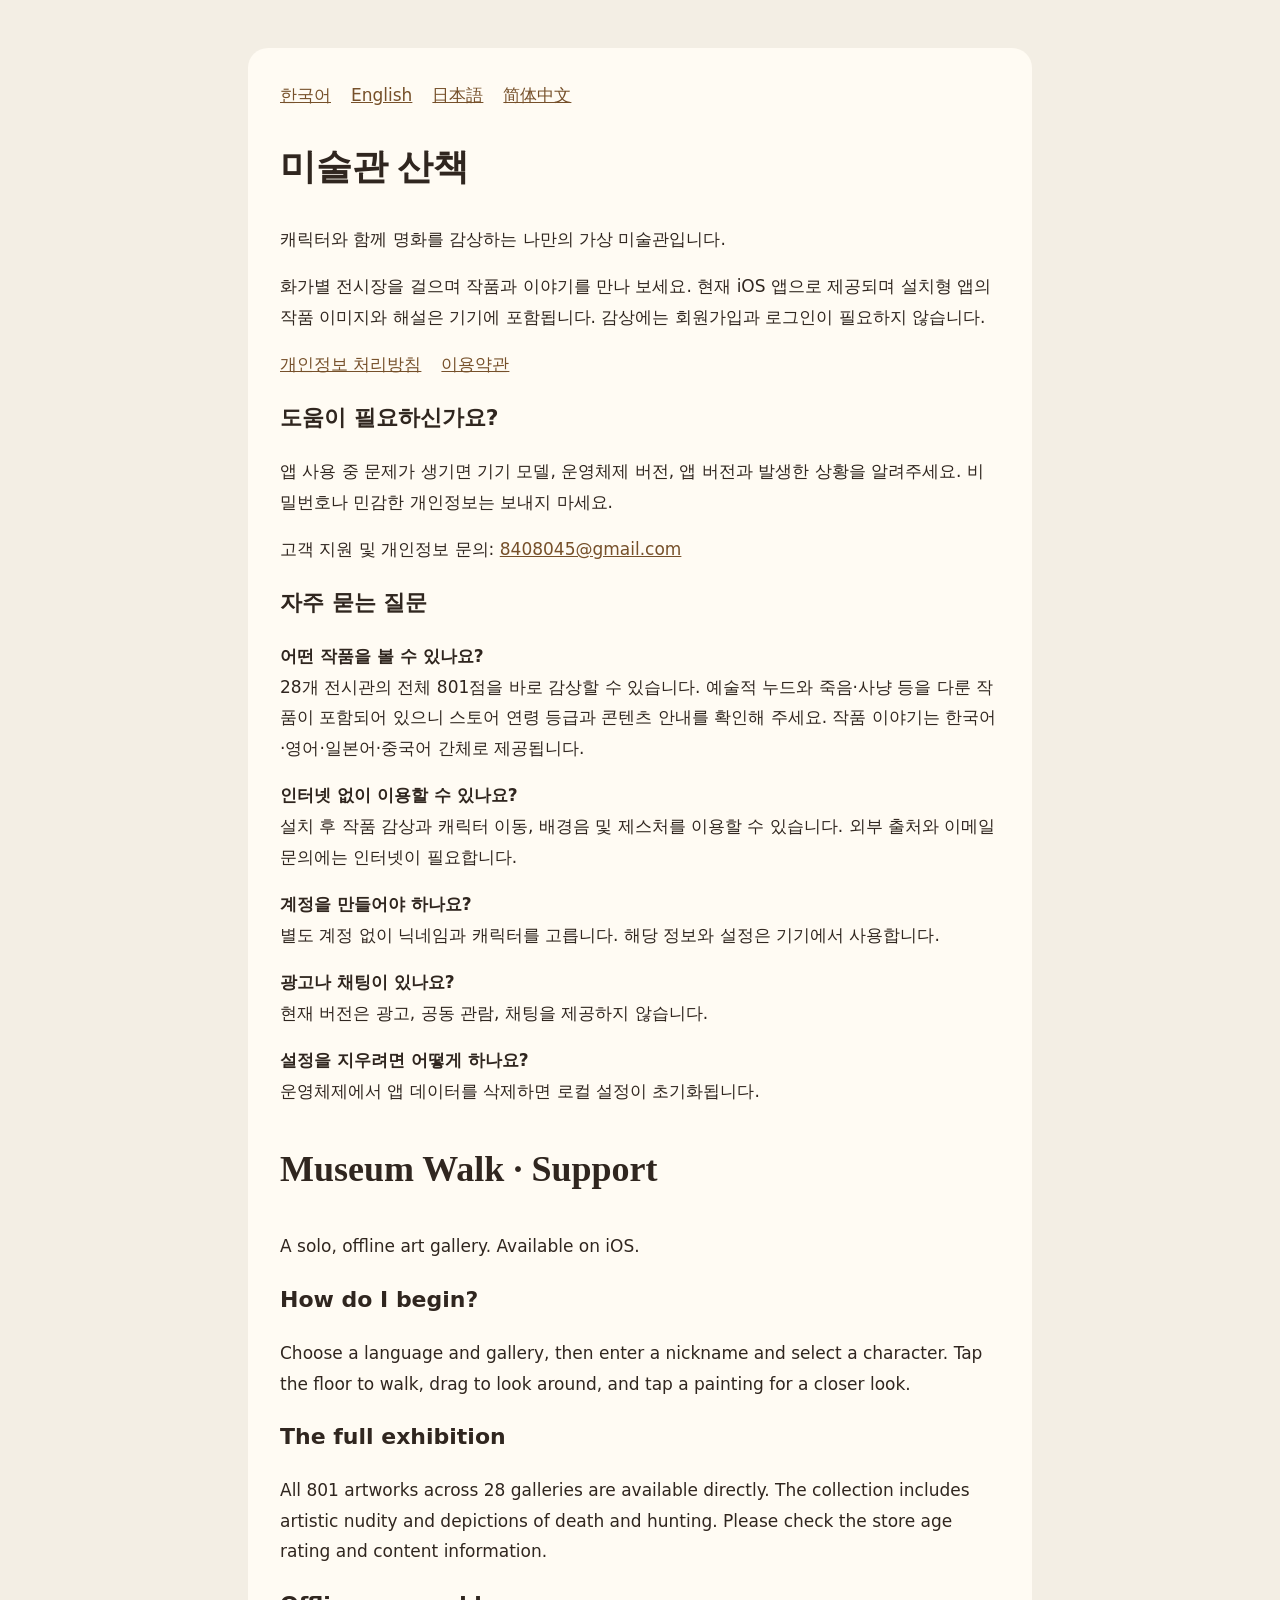
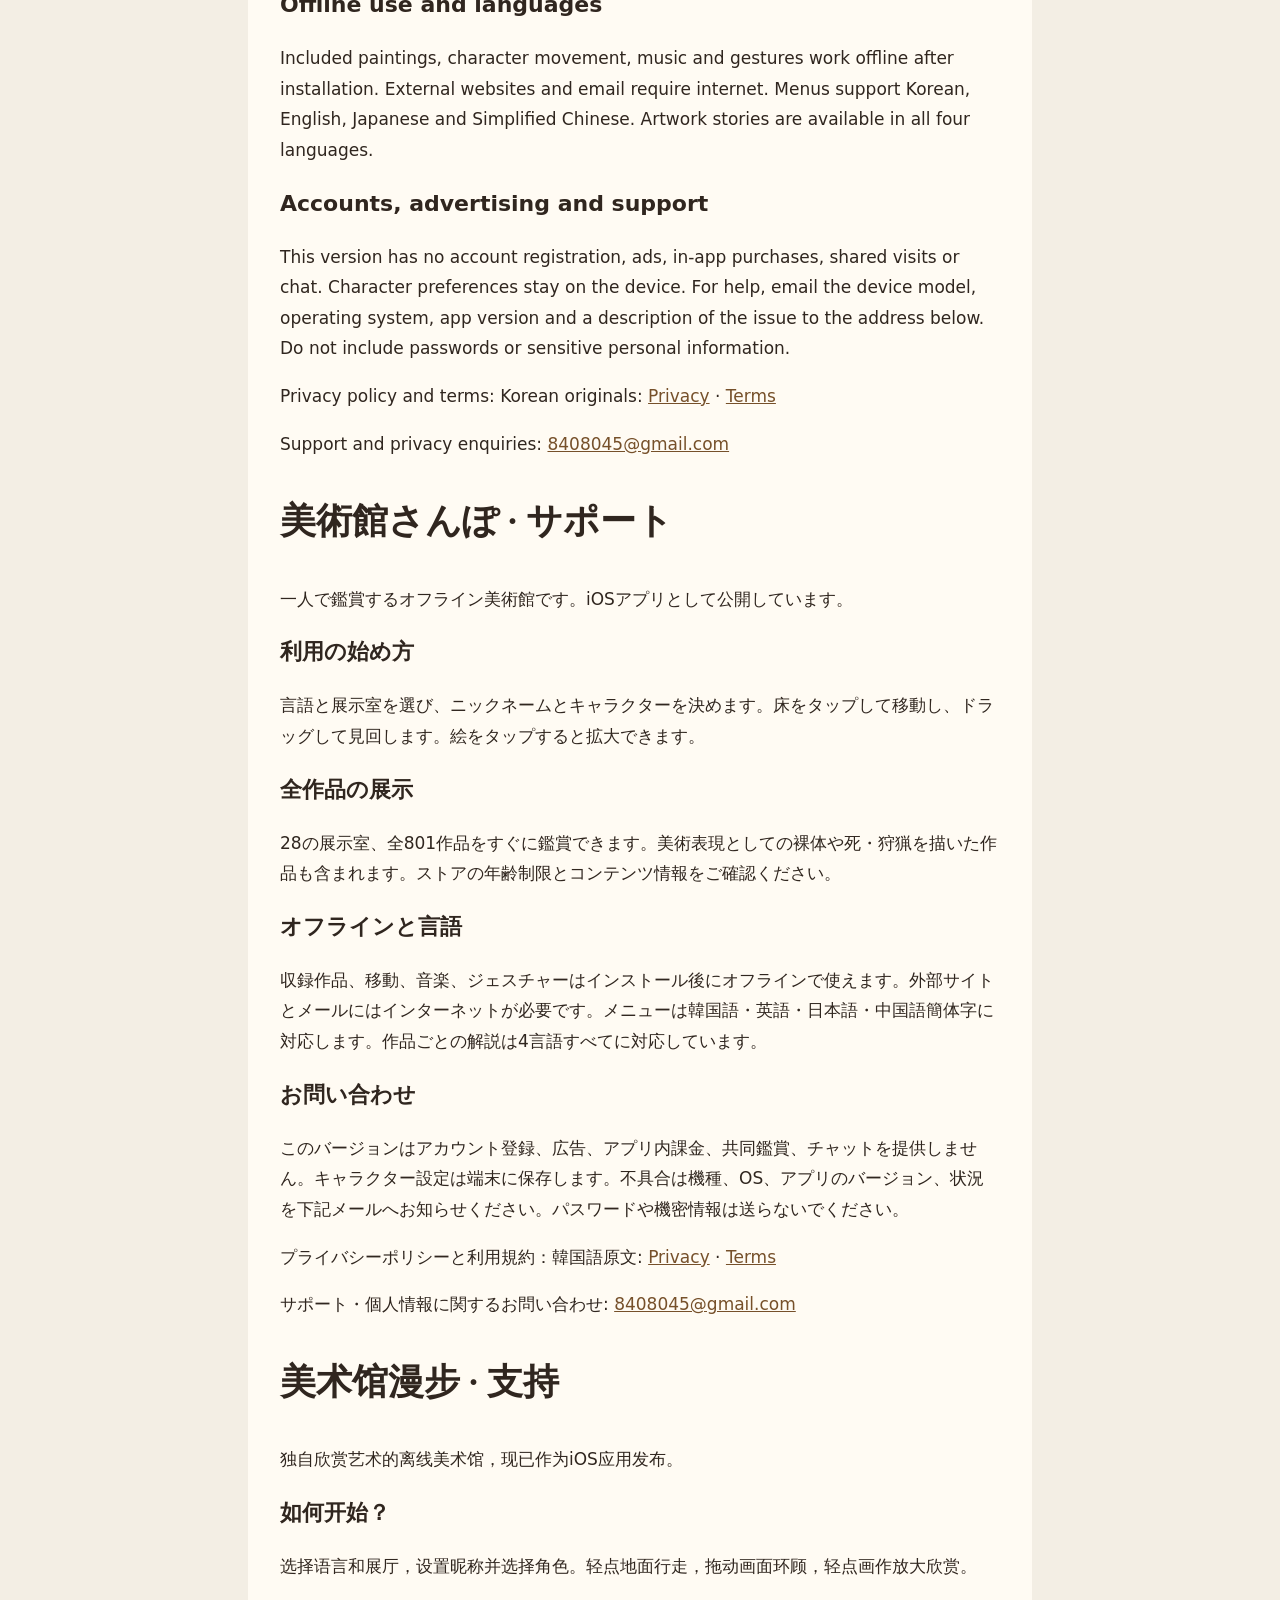
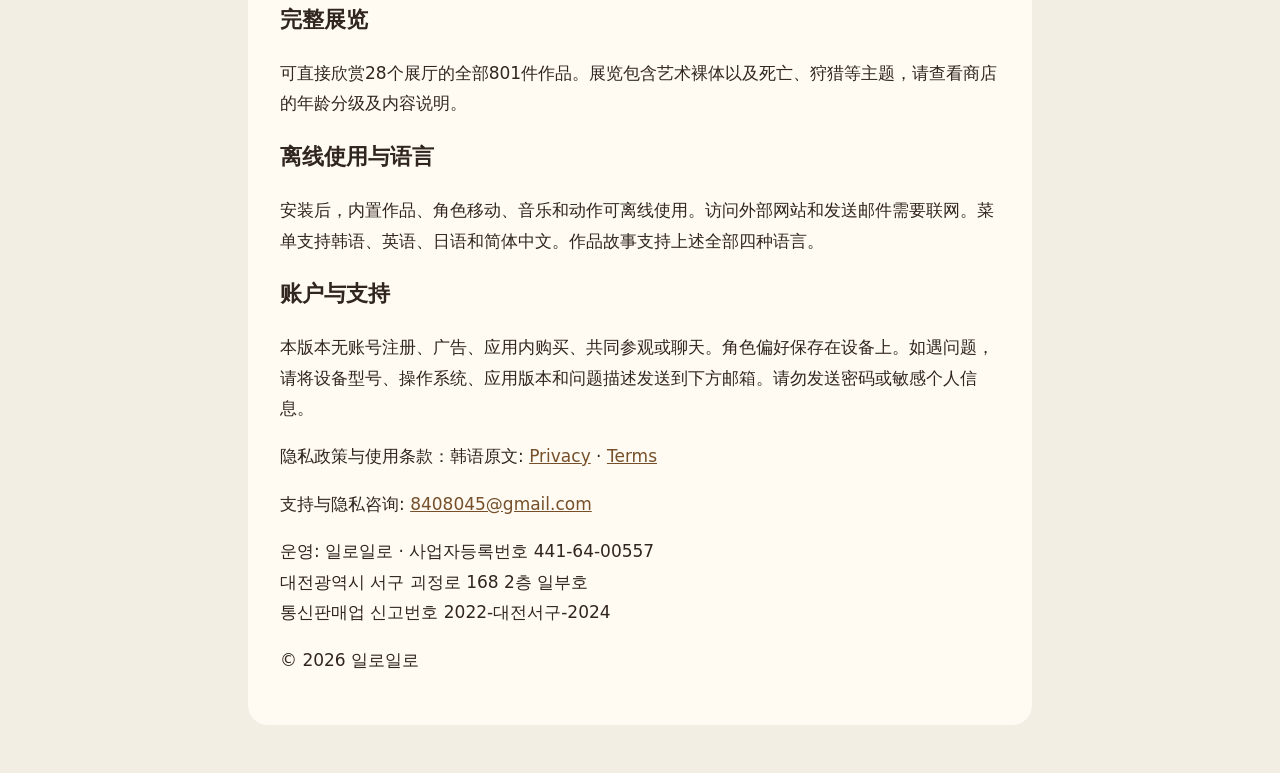
<file: index.html>
<!doctype html>
<html lang="ko"><head><meta charset="utf-8"><meta name="viewport" content="width=device-width,initial-scale=1"><title>미술관 산책 · 지원 안내</title>
<style>body{margin:0;background:#f3eee4;color:#30261f;font:17px/1.8 system-ui,sans-serif}main{max-width:720px;margin:48px auto;padding:32px;background:#fffbf3;border-radius:20px}h1{font-family:serif;font-size:36px}a{color:#76502a}nav{display:flex;gap:20px;flex-wrap:wrap}h2{font-size:22px}@media(max-width:600px){main{margin:0;padding:24px;border-radius:0}}</style></head>
<body><main><nav aria-label="Languages"><a href="#ko">한국어</a><a href="#en">English</a><a href="#ja">日本語</a><a href="#zh-Hans">简体中文</a></nav><span id="ko"></span><h1>미술관 산책</h1><p>캐릭터와 함께 명화를 감상하는 나만의 가상 미술관입니다.</p><p>화가별 전시장을 걸으며 작품과 이야기를 만나 보세요. 현재 iOS 앱으로 제공되며 설치형 앱의 작품 이미지와 해설은 기기에 포함됩니다. 감상에는 회원가입과 로그인이 필요하지 않습니다.</p>
<nav aria-label="정책 안내"><a href="./legal/privacy.html">개인정보 처리방침</a><a href="./legal/terms.html">이용약관</a></nav>
<h2>도움이 필요하신가요?</h2><p>앱 사용 중 문제가 생기면 기기 모델, 운영체제 버전, 앱 버전과 발생한 상황을 알려주세요. 비밀번호나 민감한 개인정보는 보내지 마세요.</p><p>고객 지원 및 개인정보 문의: <a href="mailto:8408045@gmail.com">8408045@gmail.com</a></p>
<h2>자주 묻는 질문</h2><p><strong>어떤 작품을 볼 수 있나요?</strong><br>28개 전시관의 전체 801점을 바로 감상할 수 있습니다. 예술적 누드와 죽음·사냥 등을 다룬 작품이 포함되어 있으니 스토어 연령 등급과 콘텐츠 안내를 확인해 주세요. 작품 이야기는 한국어·영어·일본어·중국어 간체로 제공됩니다.</p><p><strong>인터넷 없이 이용할 수 있나요?</strong><br>설치 후 작품 감상과 캐릭터 이동, 배경음 및 제스처를 이용할 수 있습니다. 외부 출처와 이메일 문의에는 인터넷이 필요합니다.</p><p><strong>계정을 만들어야 하나요?</strong><br>별도 계정 없이 닉네임과 캐릭터를 고릅니다. 해당 정보와 설정은 기기에서 사용합니다.</p><p><strong>광고나 채팅이 있나요?</strong><br>현재 버전은 광고, 공동 관람, 채팅을 제공하지 않습니다.</p><p><strong>설정을 지우려면 어떻게 하나요?</strong><br>운영체제에서 앱 데이터를 삭제하면 로컬 설정이 초기화됩니다.</p>
<section lang="en" id="en"><h1>Museum Walk · Support</h1><p>A solo, offline art gallery. Available on iOS.</p><h2>How do I begin?</h2><p>Choose a language and gallery, then enter a nickname and select a character. Tap the floor to walk, drag to look around, and tap a painting for a closer look.</p><h2>The full exhibition</h2><p>All 801 artworks across 28 galleries are available directly. The collection includes artistic nudity and depictions of death and hunting. Please check the store age rating and content information.</p><h2>Offline use and languages</h2><p>Included paintings, character movement, music and gestures work offline after installation. External websites and email require internet. Menus support Korean, English, Japanese and Simplified Chinese. Artwork stories are available in all four languages.</p><h2>Accounts, advertising and support</h2><p>This version has no account registration, ads, in-app purchases, shared visits or chat. Character preferences stay on the device. For help, email the device model, operating system, app version and a description of the issue to the address below. Do not include passwords or sensitive personal information.</p><p>Privacy policy and terms: Korean originals: <a href="./legal/privacy.html">Privacy</a> · <a href="./legal/terms.html">Terms</a></p><p>Support and privacy enquiries: <a href="mailto:8408045@gmail.com">8408045@gmail.com</a></p></section><section lang="ja" id="ja"><h1>美術館さんぽ · サポート</h1><p>一人で鑑賞するオフライン美術館です。iOSアプリとして公開しています。</p><h2>利用の始め方</h2><p>言語と展示室を選び、ニックネームとキャラクターを決めます。床をタップして移動し、ドラッグして見回します。絵をタップすると拡大できます。</p><h2>全作品の展示</h2><p>28の展示室、全801作品をすぐに鑑賞できます。美術表現としての裸体や死・狩猟を描いた作品も含まれます。ストアの年齢制限とコンテンツ情報をご確認ください。</p><h2>オフラインと言語</h2><p>収録作品、移動、音楽、ジェスチャーはインストール後にオフラインで使えます。外部サイトとメールにはインターネットが必要です。メニューは韓国語・英語・日本語・中国語簡体字に対応します。作品ごとの解説は4言語すべてに対応しています。</p><h2>お問い合わせ</h2><p>このバージョンはアカウント登録、広告、アプリ内課金、共同鑑賞、チャットを提供しません。キャラクター設定は端末に保存します。不具合は機種、OS、アプリのバージョン、状況を下記メールへお知らせください。パスワードや機密情報は送らないでください。</p><p>プライバシーポリシーと利用規約：韓国語原文: <a href="./legal/privacy.html">Privacy</a> · <a href="./legal/terms.html">Terms</a></p><p>サポート・個人情報に関するお問い合わせ: <a href="mailto:8408045@gmail.com">8408045@gmail.com</a></p></section><section lang="zh-Hans" id="zh-Hans"><h1>美术馆漫步 · 支持</h1><p>独自欣赏艺术的离线美术馆，现已作为iOS应用发布。</p><h2>如何开始？</h2><p>选择语言和展厅，设置昵称并选择角色。轻点地面行走，拖动画面环顾，轻点画作放大欣赏。</p><h2>完整展览</h2><p>可直接欣赏28个展厅的全部801件作品。展览包含艺术裸体以及死亡、狩猎等主题，请查看商店的年龄分级及内容说明。</p><h2>离线使用与语言</h2><p>安装后，内置作品、角色移动、音乐和动作可离线使用。访问外部网站和发送邮件需要联网。菜单支持韩语、英语、日语和简体中文。作品故事支持上述全部四种语言。</p><h2>账户与支持</h2><p>本版本无账号注册、广告、应用内购买、共同参观或聊天。角色偏好保存在设备上。如遇问题，请将设备型号、操作系统、应用版本和问题描述发送到下方邮箱。请勿发送密码或敏感个人信息。</p><p>隐私政策与使用条款：韩语原文: <a href="./legal/privacy.html">Privacy</a> · <a href="./legal/terms.html">Terms</a></p><p>支持与隐私咨询: <a href="mailto:8408045@gmail.com">8408045@gmail.com</a></p></section><footer><p>운영: 일로일로 · 사업자등록번호 441-64-00557<br>대전광역시 서구 괴정로 168 2층 일부호<br>통신판매업 신고번호 2022-대전서구-2024</p><p>© 2026 일로일로</p></footer></main></body></html>
</file>
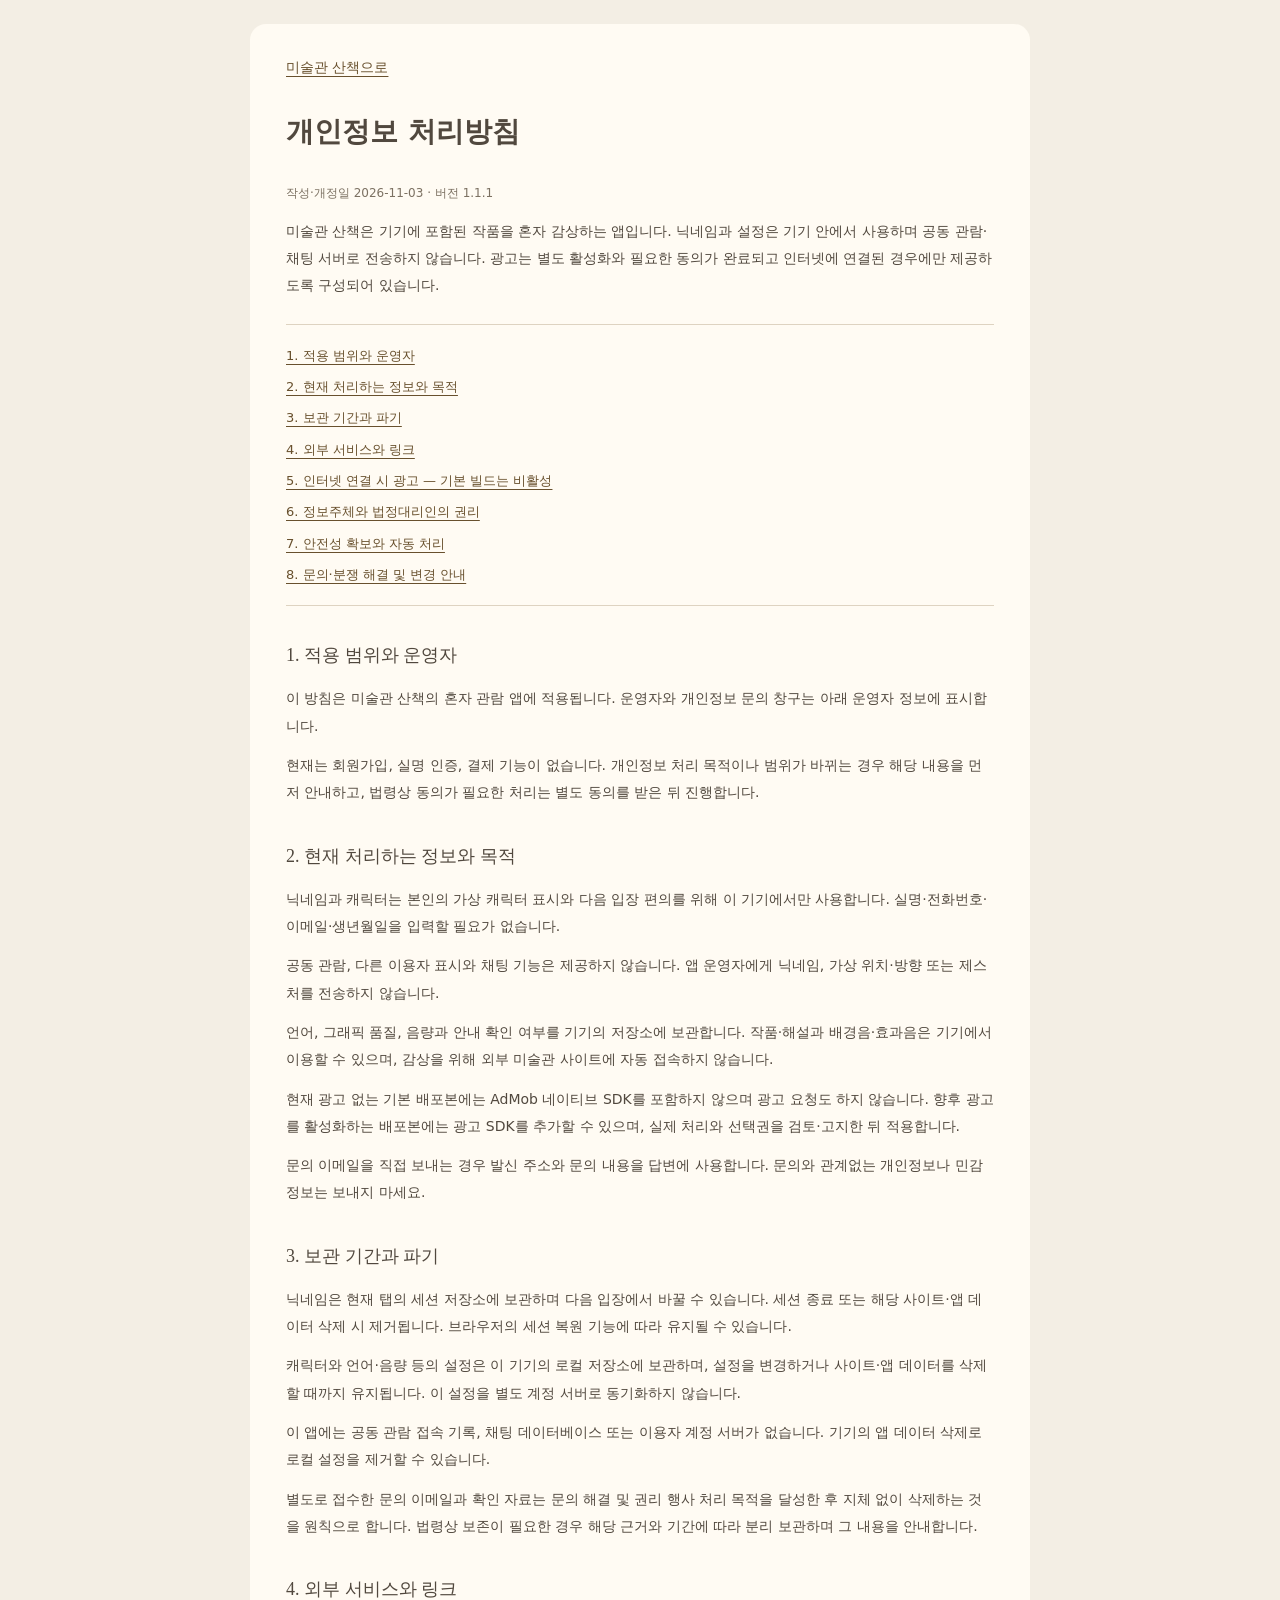
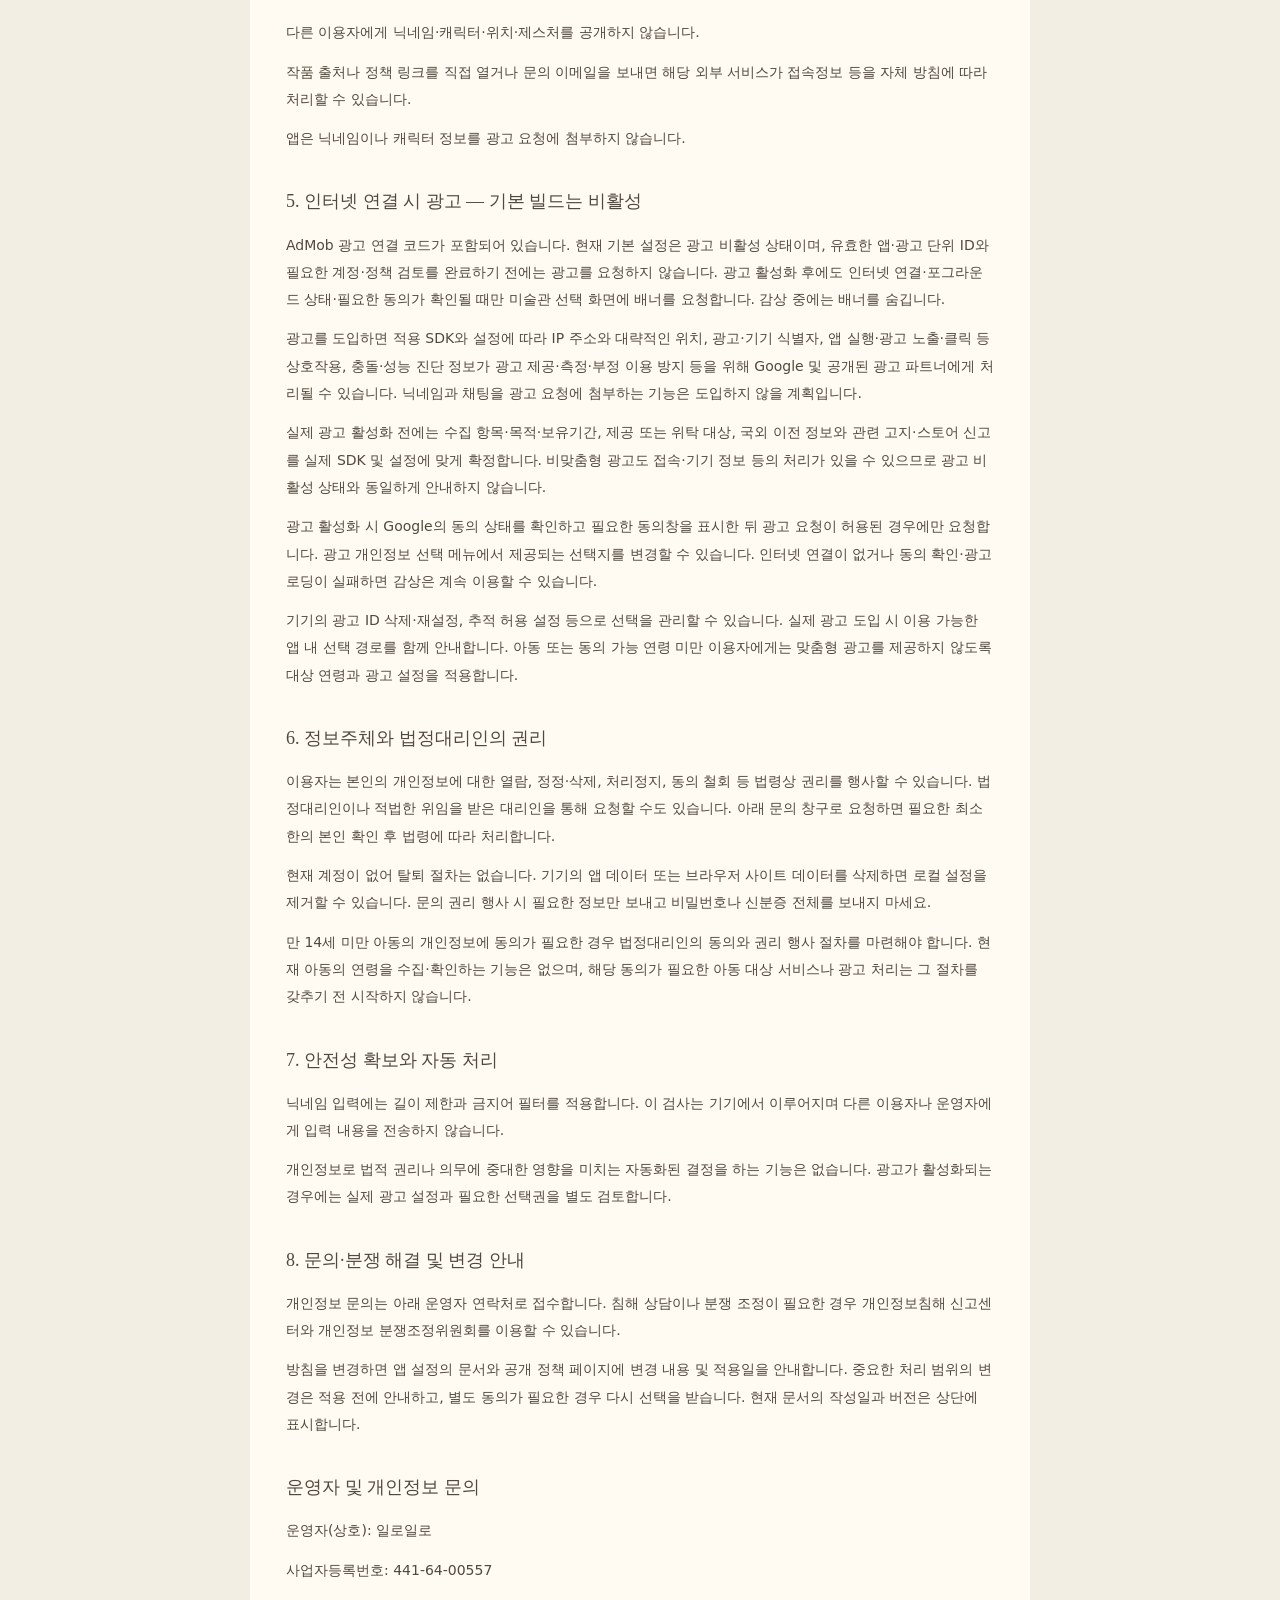
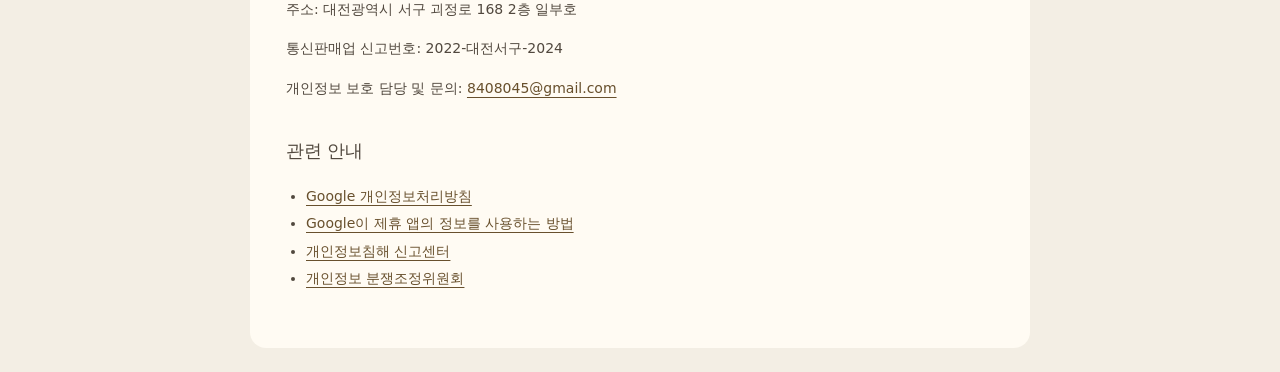
<file: legal/privacy.html>
<!doctype html><html lang="ko"><head><meta charset="utf-8"><meta name="viewport" content="width=device-width,initial-scale=1"><title>개인정보 처리방침 · 미술관 산책</title><link rel="stylesheet" href="./styles.css"><style>body{margin:0;background:#f3eee4;font-family:system-ui,sans-serif}main{max-width:780px;margin:24px auto;background:#fffbf3;border-radius:16px}h1{font-size:28px}h2{font-size:18px!important;margin-top:32px!important}a:focus-visible{outline:2px solid #805d2e;outline-offset:4px}@media(max-width:600px){main{margin:0;border-radius:0}}</style></head><body><main><article class="legal-document"><a href="../">미술관 산책으로</a><h1>개인정보 처리방침</h1><p class="legal-version">작성·개정일 2026-11-03 · 버전 1.1.1</p><p>미술관 산책은 기기에 포함된 작품을 혼자 감상하는 앱입니다. 닉네임과 설정은 기기 안에서 사용하며 공동 관람·채팅 서버로 전송하지 않습니다. 광고는 별도 활성화와 필요한 동의가 완료되고 인터넷에 연결된 경우에만 제공하도록 구성되어 있습니다.</p><nav aria-label="문서 목차"><a href="#section-0">1. 적용 범위와 운영자</a><a href="#section-1">2. 현재 처리하는 정보와 목적</a><a href="#section-2">3. 보관 기간과 파기</a><a href="#section-3">4. 외부 서비스와 링크</a><a href="#section-4">5. 인터넷 연결 시 광고 — 기본 빌드는 비활성</a><a href="#section-5">6. 정보주체와 법정대리인의 권리</a><a href="#section-6">7. 안전성 확보와 자동 처리</a><a href="#section-7">8. 문의·분쟁 해결 및 변경 안내</a></nav><section id="section-0"><h2>1. 적용 범위와 운영자</h2><p>이 방침은 미술관 산책의 혼자 관람 앱에 적용됩니다. 운영자와 개인정보 문의 창구는 아래 운영자 정보에 표시합니다.</p><p>현재는 회원가입, 실명 인증, 결제 기능이 없습니다. 개인정보 처리 목적이나 범위가 바뀌는 경우 해당 내용을 먼저 안내하고, 법령상 동의가 필요한 처리는 별도 동의를 받은 뒤 진행합니다.</p></section><section id="section-1"><h2>2. 현재 처리하는 정보와 목적</h2><p>닉네임과 캐릭터는 본인의 가상 캐릭터 표시와 다음 입장 편의를 위해 이 기기에서만 사용합니다. 실명·전화번호·이메일·생년월일을 입력할 필요가 없습니다.</p><p>공동 관람, 다른 이용자 표시와 채팅 기능은 제공하지 않습니다. 앱 운영자에게 닉네임, 가상 위치·방향 또는 제스처를 전송하지 않습니다.</p><p>언어, 그래픽 품질, 음량과 안내 확인 여부를 기기의 저장소에 보관합니다. 작품·해설과 배경음·효과음은 기기에서 이용할 수 있으며, 감상을 위해 외부 미술관 사이트에 자동 접속하지 않습니다.</p><p>현재 광고 없는 기본 배포본에는 AdMob 네이티브 SDK를 포함하지 않으며 광고 요청도 하지 않습니다. 향후 광고를 활성화하는 배포본에는 광고 SDK를 추가할 수 있으며, 실제 처리와 선택권을 검토·고지한 뒤 적용합니다.</p><p>문의 이메일을 직접 보내는 경우 발신 주소와 문의 내용을 답변에 사용합니다. 문의와 관계없는 개인정보나 민감정보는 보내지 마세요.</p></section><section id="section-2"><h2>3. 보관 기간과 파기</h2><p>닉네임은 현재 탭의 세션 저장소에 보관하며 다음 입장에서 바꿀 수 있습니다. 세션 종료 또는 해당 사이트·앱 데이터 삭제 시 제거됩니다. 브라우저의 세션 복원 기능에 따라 유지될 수 있습니다.</p><p>캐릭터와 언어·음량 등의 설정은 이 기기의 로컬 저장소에 보관하며, 설정을 변경하거나 사이트·앱 데이터를 삭제할 때까지 유지됩니다. 이 설정을 별도 계정 서버로 동기화하지 않습니다.</p><p>이 앱에는 공동 관람 접속 기록, 채팅 데이터베이스 또는 이용자 계정 서버가 없습니다. 기기의 앱 데이터 삭제로 로컬 설정을 제거할 수 있습니다.</p><p>별도로 접수한 문의 이메일과 확인 자료는 문의 해결 및 권리 행사 처리 목적을 달성한 후 지체 없이 삭제하는 것을 원칙으로 합니다. 법령상 보존이 필요한 경우 해당 근거와 기간에 따라 분리 보관하며 그 내용을 안내합니다.</p></section><section id="section-3"><h2>4. 외부 서비스와 링크</h2><p>다른 이용자에게 닉네임·캐릭터·위치·제스처를 공개하지 않습니다.</p><p>작품 출처나 정책 링크를 직접 열거나 문의 이메일을 보내면 해당 외부 서비스가 접속정보 등을 자체 방침에 따라 처리할 수 있습니다.</p><p>앱은 닉네임이나 캐릭터 정보를 광고 요청에 첨부하지 않습니다.</p></section><section id="section-4"><h2>5. 인터넷 연결 시 광고 — 기본 빌드는 비활성</h2><p>AdMob 광고 연결 코드가 포함되어 있습니다. 현재 기본 설정은 광고 비활성 상태이며, 유효한 앱·광고 단위 ID와 필요한 계정·정책 검토를 완료하기 전에는 광고를 요청하지 않습니다. 광고 활성화 후에도 인터넷 연결·포그라운드 상태·필요한 동의가 확인될 때만 미술관 선택 화면에 배너를 요청합니다. 감상 중에는 배너를 숨깁니다.</p><p>광고를 도입하면 적용 SDK와 설정에 따라 IP 주소와 대략적인 위치, 광고·기기 식별자, 앱 실행·광고 노출·클릭 등 상호작용, 충돌·성능 진단 정보가 광고 제공·측정·부정 이용 방지 등을 위해 Google 및 공개된 광고 파트너에게 처리될 수 있습니다. 닉네임과 채팅을 광고 요청에 첨부하는 기능은 도입하지 않을 계획입니다.</p><p>실제 광고 활성화 전에는 수집 항목·목적·보유기간, 제공 또는 위탁 대상, 국외 이전 정보와 관련 고지·스토어 신고를 실제 SDK 및 설정에 맞게 확정합니다. 비맞춤형 광고도 접속·기기 정보 등의 처리가 있을 수 있으므로 광고 비활성 상태와 동일하게 안내하지 않습니다.</p><p>광고 활성화 시 Google의 동의 상태를 확인하고 필요한 동의창을 표시한 뒤 광고 요청이 허용된 경우에만 요청합니다. 광고 개인정보 선택 메뉴에서 제공되는 선택지를 변경할 수 있습니다. 인터넷 연결이 없거나 동의 확인·광고 로딩이 실패하면 감상은 계속 이용할 수 있습니다.</p><p>기기의 광고 ID 삭제·재설정, 추적 허용 설정 등으로 선택을 관리할 수 있습니다. 실제 광고 도입 시 이용 가능한 앱 내 선택 경로를 함께 안내합니다. 아동 또는 동의 가능 연령 미만 이용자에게는 맞춤형 광고를 제공하지 않도록 대상 연령과 광고 설정을 적용합니다.</p></section><section id="section-5"><h2>6. 정보주체와 법정대리인의 권리</h2><p>이용자는 본인의 개인정보에 대한 열람, 정정·삭제, 처리정지, 동의 철회 등 법령상 권리를 행사할 수 있습니다. 법정대리인이나 적법한 위임을 받은 대리인을 통해 요청할 수도 있습니다. 아래 문의 창구로 요청하면 필요한 최소한의 본인 확인 후 법령에 따라 처리합니다.</p><p>현재 계정이 없어 탈퇴 절차는 없습니다. 기기의 앱 데이터 또는 브라우저 사이트 데이터를 삭제하면 로컬 설정을 제거할 수 있습니다. 문의 권리 행사 시 필요한 정보만 보내고 비밀번호나 신분증 전체를 보내지 마세요.</p><p>만 14세 미만 아동의 개인정보에 동의가 필요한 경우 법정대리인의 동의와 권리 행사 절차를 마련해야 합니다. 현재 아동의 연령을 수집·확인하는 기능은 없으며, 해당 동의가 필요한 아동 대상 서비스나 광고 처리는 그 절차를 갖추기 전 시작하지 않습니다.</p></section><section id="section-6"><h2>7. 안전성 확보와 자동 처리</h2><p>닉네임 입력에는 길이 제한과 금지어 필터를 적용합니다. 이 검사는 기기에서 이루어지며 다른 이용자나 운영자에게 입력 내용을 전송하지 않습니다.</p><p>개인정보로 법적 권리나 의무에 중대한 영향을 미치는 자동화된 결정을 하는 기능은 없습니다. 광고가 활성화되는 경우에는 실제 광고 설정과 필요한 선택권을 별도 검토합니다.</p></section><section id="section-7"><h2>8. 문의·분쟁 해결 및 변경 안내</h2><p>개인정보 문의는 아래 운영자 연락처로 접수합니다. 침해 상담이나 분쟁 조정이 필요한 경우 개인정보침해 신고센터와 개인정보 분쟁조정위원회를 이용할 수 있습니다.</p><p>방침을 변경하면 앱 설정의 문서와 공개 정책 페이지에 변경 내용 및 적용일을 안내합니다. 중요한 처리 범위의 변경은 적용 전에 안내하고, 별도 동의가 필요한 경우 다시 선택을 받습니다. 현재 문서의 작성일과 버전은 상단에 표시합니다.</p></section><section><h2>운영자 및 개인정보 문의</h2><p>운영자(상호): 일로일로</p><p>사업자등록번호: 441-64-00557</p><p>주소: 대전광역시 서구 괴정로 168 2층 일부호</p><p>통신판매업 신고번호: 2022-대전서구-2024</p><p>개인정보 보호 담당 및 문의: <a href="mailto:8408045@gmail.com">8408045@gmail.com</a></p></section><section><h2>관련 안내</h2><ul><li><a href="https://policies.google.com/privacy?hl=ko" target="_blank" rel="noopener noreferrer">Google 개인정보처리방침</a></li><li><a href="https://policies.google.com/technologies/partner-sites?hl=ko" target="_blank" rel="noopener noreferrer">Google이 제휴 앱의 정보를 사용하는 방법</a></li><li><a href="https://privacy.kisa.or.kr/" target="_blank" rel="noopener noreferrer">개인정보침해 신고센터</a></li><li><a href="https://www.kopico.go.kr/" target="_blank" rel="noopener noreferrer">개인정보 분쟁조정위원회</a></li></ul></section></article></main></body></html>
</file>
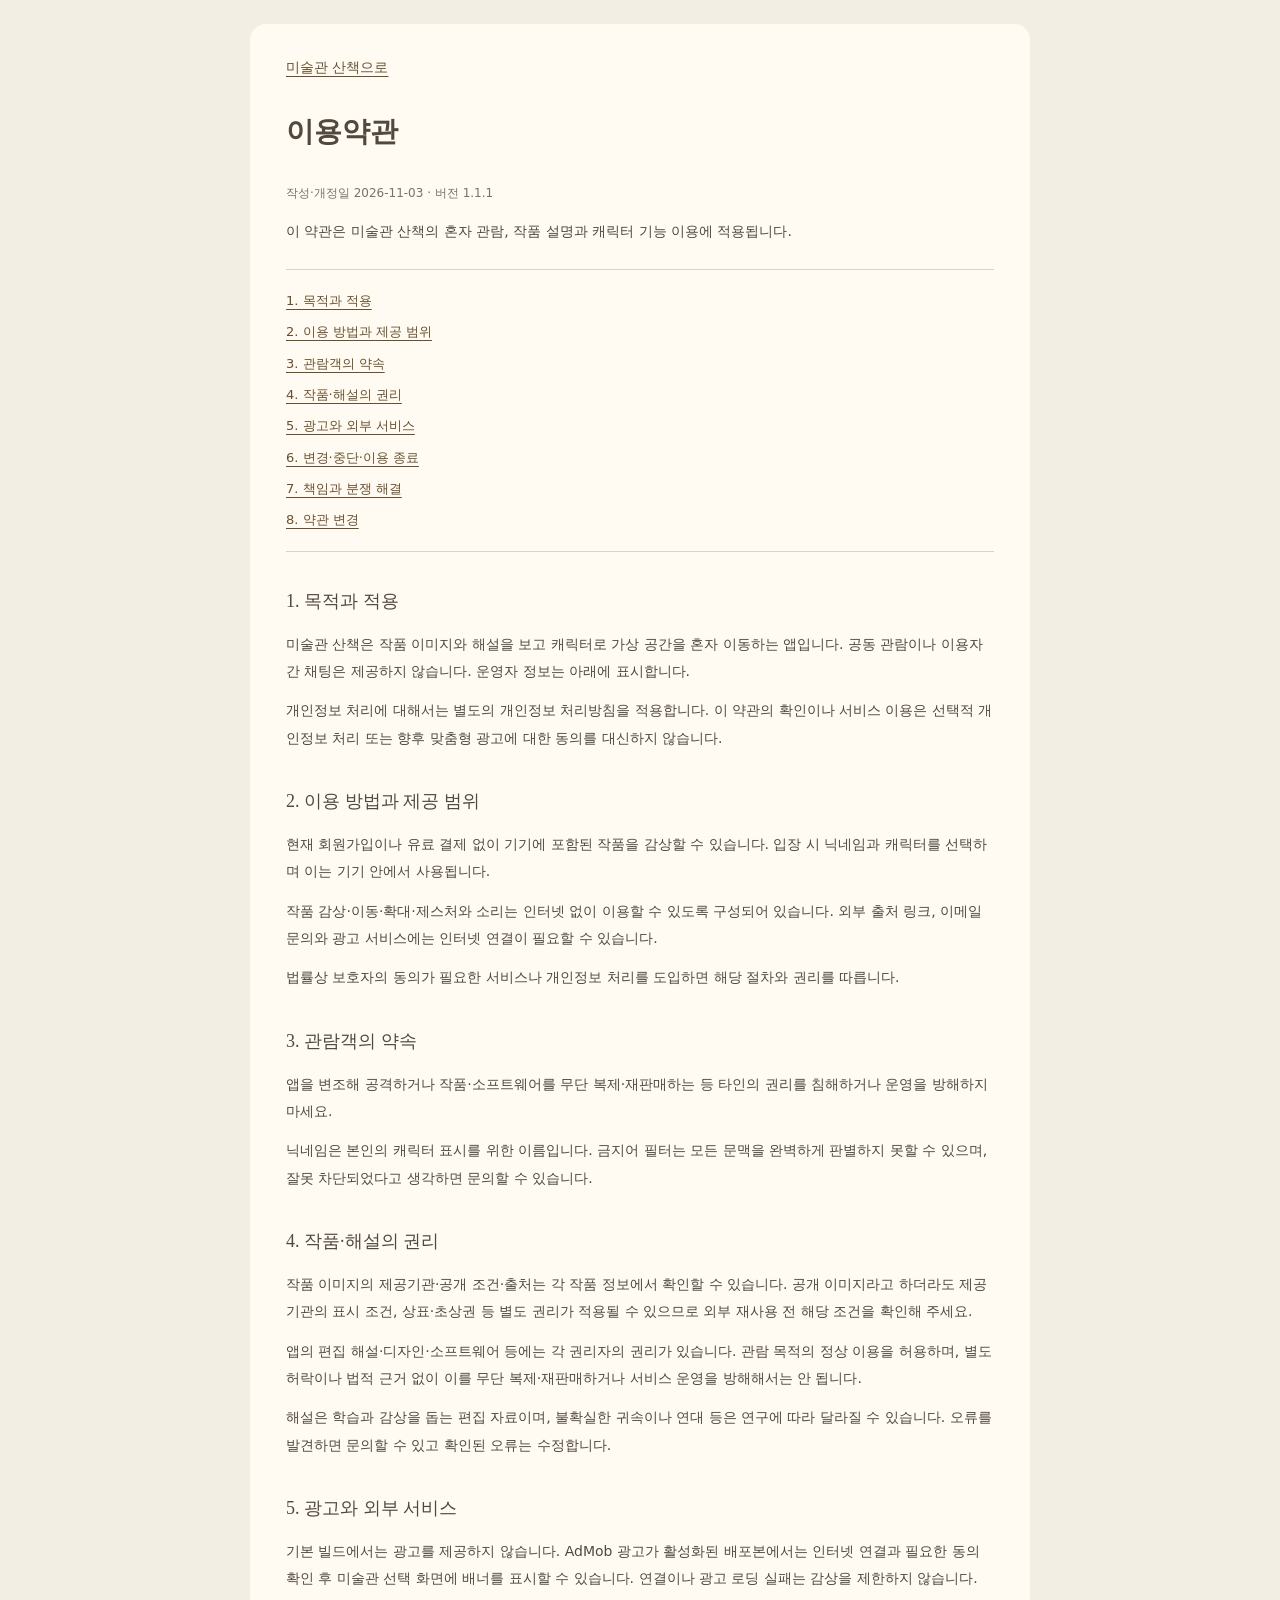
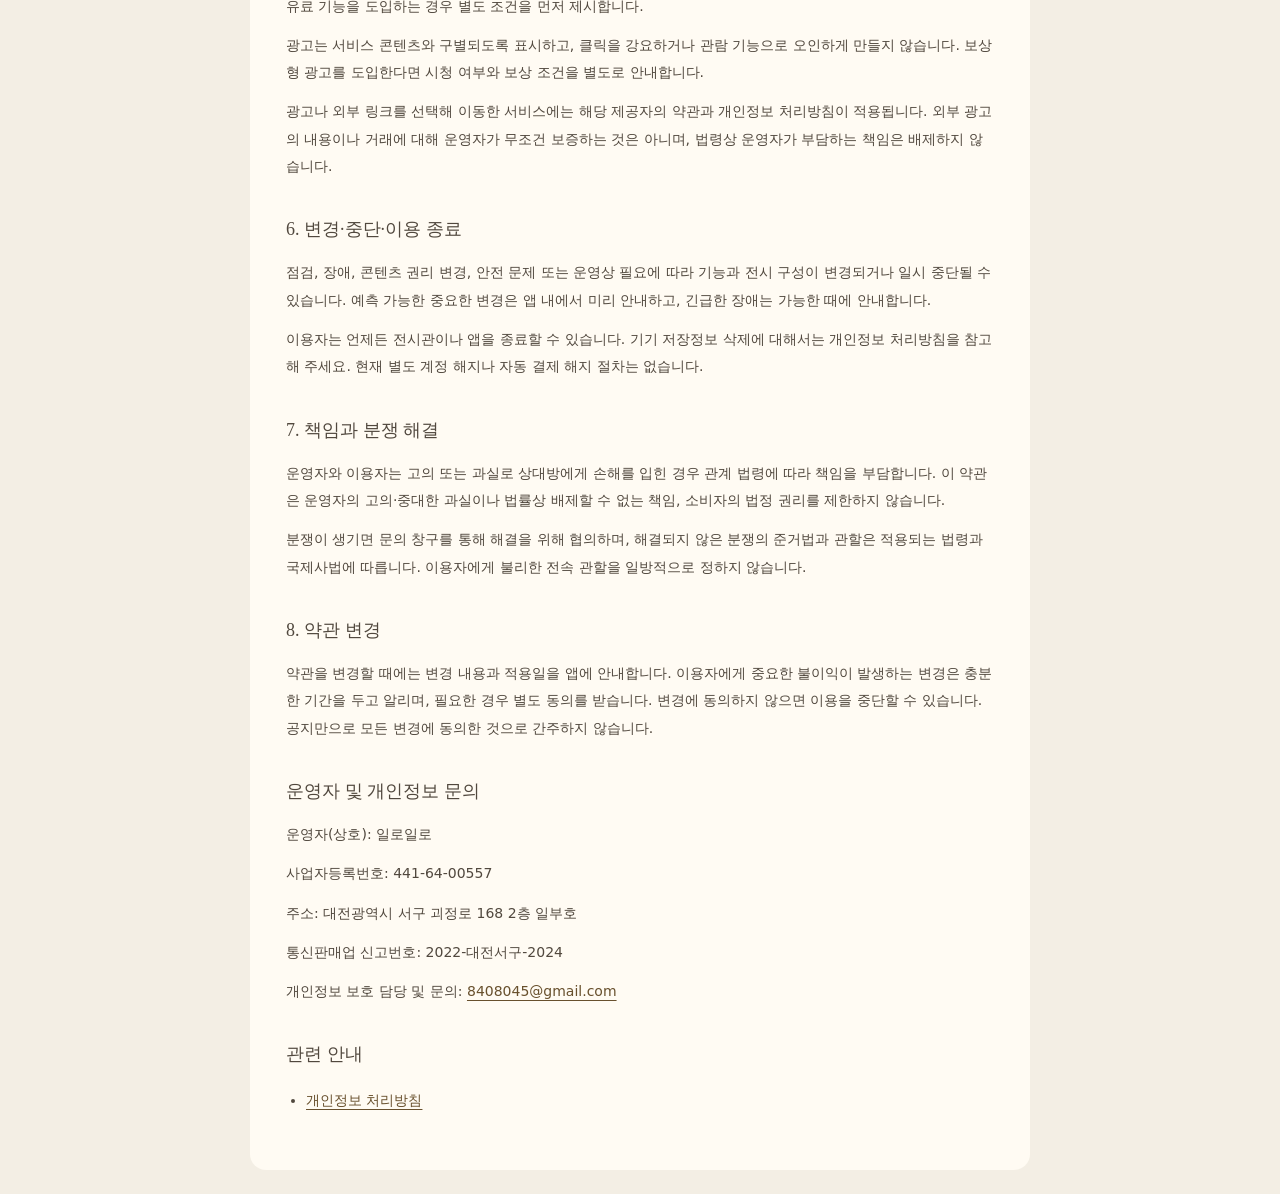
<file: legal/terms.html>
<!doctype html><html lang="ko"><head><meta charset="utf-8"><meta name="viewport" content="width=device-width,initial-scale=1"><title>이용약관 · 미술관 산책</title><link rel="stylesheet" href="./styles.css"><style>body{margin:0;background:#f3eee4;font-family:system-ui,sans-serif}main{max-width:780px;margin:24px auto;background:#fffbf3;border-radius:16px}h1{font-size:28px}h2{font-size:18px!important;margin-top:32px!important}a:focus-visible{outline:2px solid #805d2e;outline-offset:4px}@media(max-width:600px){main{margin:0;border-radius:0}}</style></head><body><main><article class="legal-document"><a href="../">미술관 산책으로</a><h1>이용약관</h1><p class="legal-version">작성·개정일 2026-11-03 · 버전 1.1.1</p><p>이 약관은 미술관 산책의 혼자 관람, 작품 설명과 캐릭터 기능 이용에 적용됩니다.</p><nav aria-label="문서 목차"><a href="#section-0">1. 목적과 적용</a><a href="#section-1">2. 이용 방법과 제공 범위</a><a href="#section-2">3. 관람객의 약속</a><a href="#section-3">4. 작품·해설의 권리</a><a href="#section-4">5. 광고와 외부 서비스</a><a href="#section-5">6. 변경·중단·이용 종료</a><a href="#section-6">7. 책임과 분쟁 해결</a><a href="#section-7">8. 약관 변경</a></nav><section id="section-0"><h2>1. 목적과 적용</h2><p>미술관 산책은 작품 이미지와 해설을 보고 캐릭터로 가상 공간을 혼자 이동하는 앱입니다. 공동 관람이나 이용자 간 채팅은 제공하지 않습니다. 운영자 정보는 아래에 표시합니다.</p><p>개인정보 처리에 대해서는 별도의 개인정보 처리방침을 적용합니다. 이 약관의 확인이나 서비스 이용은 선택적 개인정보 처리 또는 향후 맞춤형 광고에 대한 동의를 대신하지 않습니다.</p></section><section id="section-1"><h2>2. 이용 방법과 제공 범위</h2><p>현재 회원가입이나 유료 결제 없이 기기에 포함된 작품을 감상할 수 있습니다. 입장 시 닉네임과 캐릭터를 선택하며 이는 기기 안에서 사용됩니다.</p><p>작품 감상·이동·확대·제스처와 소리는 인터넷 없이 이용할 수 있도록 구성되어 있습니다. 외부 출처 링크, 이메일 문의와 광고 서비스에는 인터넷 연결이 필요할 수 있습니다.</p><p>법률상 보호자의 동의가 필요한 서비스나 개인정보 처리를 도입하면 해당 절차와 권리를 따릅니다.</p></section><section id="section-2"><h2>3. 관람객의 약속</h2><p>앱을 변조해 공격하거나 작품·소프트웨어를 무단 복제·재판매하는 등 타인의 권리를 침해하거나 운영을 방해하지 마세요.</p><p>닉네임은 본인의 캐릭터 표시를 위한 이름입니다. 금지어 필터는 모든 문맥을 완벽하게 판별하지 못할 수 있으며, 잘못 차단되었다고 생각하면 문의할 수 있습니다.</p></section><section id="section-3"><h2>4. 작품·해설의 권리</h2><p>작품 이미지의 제공기관·공개 조건·출처는 각 작품 정보에서 확인할 수 있습니다. 공개 이미지라고 하더라도 제공기관의 표시 조건, 상표·초상권 등 별도 권리가 적용될 수 있으므로 외부 재사용 전 해당 조건을 확인해 주세요.</p><p>앱의 편집 해설·디자인·소프트웨어 등에는 각 권리자의 권리가 있습니다. 관람 목적의 정상 이용을 허용하며, 별도 허락이나 법적 근거 없이 이를 무단 복제·재판매하거나 서비스 운영을 방해해서는 안 됩니다.</p><p>해설은 학습과 감상을 돕는 편집 자료이며, 불확실한 귀속이나 연대 등은 연구에 따라 달라질 수 있습니다. 오류를 발견하면 문의할 수 있고 확인된 오류는 수정합니다.</p></section><section id="section-4"><h2>5. 광고와 외부 서비스</h2><p>기본 빌드에서는 광고를 제공하지 않습니다. AdMob 광고가 활성화된 배포본에서는 인터넷 연결과 필요한 동의 확인 후 미술관 선택 화면에 배너를 표시할 수 있습니다. 연결이나 광고 로딩 실패는 감상을 제한하지 않습니다. 유료 기능을 도입하는 경우 별도 조건을 먼저 제시합니다.</p><p>광고는 서비스 콘텐츠와 구별되도록 표시하고, 클릭을 강요하거나 관람 기능으로 오인하게 만들지 않습니다. 보상형 광고를 도입한다면 시청 여부와 보상 조건을 별도로 안내합니다.</p><p>광고나 외부 링크를 선택해 이동한 서비스에는 해당 제공자의 약관과 개인정보 처리방침이 적용됩니다. 외부 광고의 내용이나 거래에 대해 운영자가 무조건 보증하는 것은 아니며, 법령상 운영자가 부담하는 책임은 배제하지 않습니다.</p></section><section id="section-5"><h2>6. 변경·중단·이용 종료</h2><p>점검, 장애, 콘텐츠 권리 변경, 안전 문제 또는 운영상 필요에 따라 기능과 전시 구성이 변경되거나 일시 중단될 수 있습니다. 예측 가능한 중요한 변경은 앱 내에서 미리 안내하고, 긴급한 장애는 가능한 때에 안내합니다.</p><p>이용자는 언제든 전시관이나 앱을 종료할 수 있습니다. 기기 저장정보 삭제에 대해서는 개인정보 처리방침을 참고해 주세요. 현재 별도 계정 해지나 자동 결제 해지 절차는 없습니다.</p></section><section id="section-6"><h2>7. 책임과 분쟁 해결</h2><p>운영자와 이용자는 고의 또는 과실로 상대방에게 손해를 입힌 경우 관계 법령에 따라 책임을 부담합니다. 이 약관은 운영자의 고의·중대한 과실이나 법률상 배제할 수 없는 책임, 소비자의 법정 권리를 제한하지 않습니다.</p><p>분쟁이 생기면 문의 창구를 통해 해결을 위해 협의하며, 해결되지 않은 분쟁의 준거법과 관할은 적용되는 법령과 국제사법에 따릅니다. 이용자에게 불리한 전속 관할을 일방적으로 정하지 않습니다.</p></section><section id="section-7"><h2>8. 약관 변경</h2><p>약관을 변경할 때에는 변경 내용과 적용일을 앱에 안내합니다. 이용자에게 중요한 불이익이 발생하는 변경은 충분한 기간을 두고 알리며, 필요한 경우 별도 동의를 받습니다. 변경에 동의하지 않으면 이용을 중단할 수 있습니다. 공지만으로 모든 변경에 동의한 것으로 간주하지 않습니다.</p></section><section><h2>운영자 및 개인정보 문의</h2><p>운영자(상호): 일로일로</p><p>사업자등록번호: 441-64-00557</p><p>주소: 대전광역시 서구 괴정로 168 2층 일부호</p><p>통신판매업 신고번호: 2022-대전서구-2024</p><p>개인정보 보호 담당 및 문의: <a href="mailto:8408045@gmail.com">8408045@gmail.com</a></p></section><section><h2>관련 안내</h2><ul><li><a href="./privacy.html" target="_blank" rel="noopener noreferrer">개인정보 처리방침</a></li></ul></section></article></main></body></html>
</file>
<file: legal/styles.css>
.legal-links .text-button{margin-top:0;padding:18px 0;min-height:52px;text-align:left}.legal-links p{font-size:12px;line-height:1.8;color:#786c5d;margin:14px 0 0}.legal-dialog .dialog{max-width:780px}.legal-toolbar{position:sticky;top:0;z-index:4;background:#f8f4ea;border-bottom:1px solid #ddd2bf;padding:14px 62px 14px 24px}.legal-dialog .dialog-close{position:fixed;right:calc(50% - min(390px,50vw - 24px) + 14px);top:38px}.legal-document{padding:30px 36px 42px;font-size:14px;line-height:1.95;overflow-wrap:anywhere;color:#51483e}.legal-document h2{font-family:var(--serif,serif);font-size:28px;font-weight:500;margin:8px 0}.legal-document h3{font-size:17px;margin:30px 0 12px;color:#3d342b}.legal-document p{margin:12px 0}.legal-document .legal-version{font-size:12px;color:#7c7162}.legal-document .legal-draft{padding:14px 16px;background:#eee5d5;border-radius:8px;font-size:13px}.legal-document a{color:#68502d;text-underline-offset:4px}.legal-document nav{display:grid;gap:6px;border-block:1px solid #ded3c1;margin:24px 0;padding:18px 0}.legal-document nav a{font-size:13px}.legal-document section{scroll-margin-top:90px}.legal-document ul{padding-left:20px}.legal-document .eyebrow{font-size:10px;letter-spacing:.15em;color:#8c7858}@media(max-width:600px){.legal-dialog{padding:12px}.legal-dialog .dialog{max-height:calc(100dvh - 24px)}.legal-dialog .dialog-close{top:24px;right:24px}.legal-document{padding:24px 22px 36px}.legal-toolbar{padding-left:18px}.legal-document h2{font-size:25px}}
</file>
